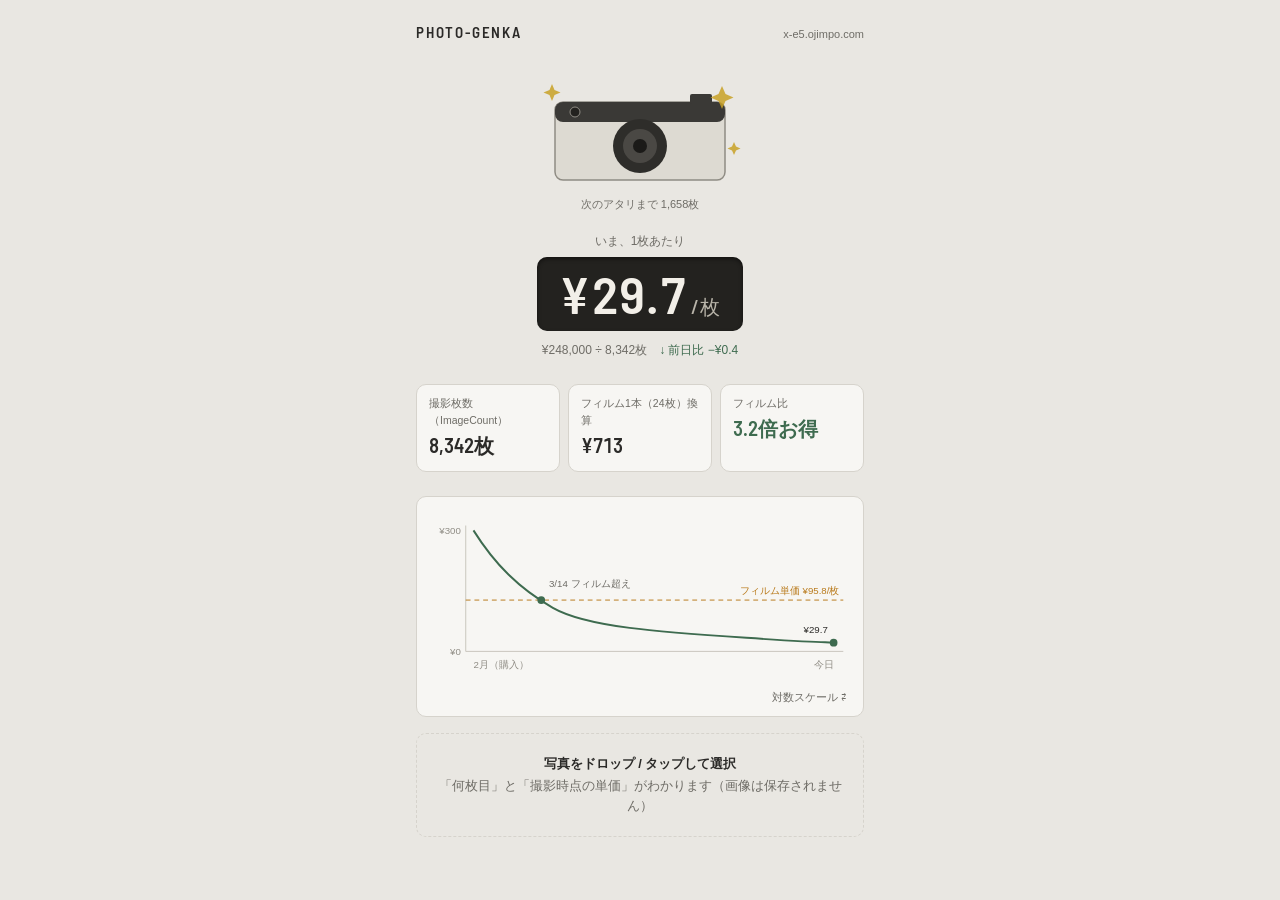
<file: docs/mockups/photo-genka-mock.html>
<!DOCTYPE html>
<html lang="ja">
<head>
<meta charset="UTF-8">
<meta name="viewport" content="width=device-width, initial-scale=1.0">
<title>photo-genka — レイアウトモック</title>
<link rel="preconnect" href="https://fonts.googleapis.com">
<link href="https://fonts.googleapis.com/css2?family=Barlow+Semi+Condensed:wght@500;600&display=swap" rel="stylesheet">
<style>
  :root {
    --bg: #E9E7E2;          /* 18%グレー由来の暖色シルバー */
    --card: #F7F6F3;
    --ink: #2B2A28;
    --ink-sub: #6E6C66;
    --line: #D6D3CC;
    --green: #3E6B4F;       /* 単価曲線・お得表示 */
    --amber: #B97A1B;       /* フィルム基準線 */
    --counter-bg: #23221F;  /* フレームカウンター窓 */
    --counter-fg: #F2EFE8;
    --num: "Barlow Semi Condensed", sans-serif;
    --jp: -apple-system, "Hiragino Sans", "Noto Sans JP", sans-serif;
  }
  * { margin: 0; box-sizing: border-box; }
  body {
    background: var(--bg); color: var(--ink); font-family: var(--jp);
    max-width: 480px; margin: 0 auto; padding: 20px 16px 48px;
    font-size: 14px; line-height: 1.6;
  }
  header { display: flex; justify-content: space-between; align-items: baseline; margin-bottom: 20px; }
  header h1 { font-family: var(--num); font-size: 15px; font-weight: 600; letter-spacing: 0.12em; }
  header span { font-size: 11px; color: var(--ink-sub); }

  /* ① ヒーロー */
  .hero { text-align: center; }
  .hero .camera { position: relative; width: 220px; margin: 0 auto; }
  .hero .camera svg { width: 100%; display: block; }
  .hero .atari-note { font-size: 11px; color: var(--ink-sub); margin-top: 2px; }
  .hero .label { font-size: 12px; color: var(--ink-sub); margin-top: 18px; }
  .hero .counter {
    display: inline-block; background: var(--counter-bg); color: var(--counter-fg);
    font-family: var(--num); font-weight: 600; font-size: 52px; line-height: 1;
    padding: 10px 22px 12px; border-radius: 10px; margin-top: 6px;
    font-variant-numeric: tabular-nums; letter-spacing: 0.02em;
    box-shadow: inset 0 2px 4px rgba(0,0,0,0.45);
  }
  .hero .counter small { font-size: 20px; font-weight: 500; margin-left: 4px; color: #B9B5AA; }
  .hero .breakdown { font-size: 12px; color: var(--ink-sub); margin-top: 10px; }
  .hero .breakdown .delta { color: var(--green); }

  /* ② 数字カード */
  .cards { display: grid; grid-template-columns: repeat(3, 1fr); gap: 8px; margin: 24px 0; }
  @media (max-width: 380px) { .cards { grid-template-columns: 1fr 1fr; } }
  .card { background: var(--card); border: 1px solid var(--line); border-radius: 10px; padding: 10px 12px; }
  .card p { font-size: 10.5px; color: var(--ink-sub); }
  .card strong { font-family: var(--num); font-size: 20px; font-weight: 600; font-variant-numeric: tabular-nums; }
  .card strong.good { color: var(--green); }

  /* ③ グラフ */
  .chart { background: var(--card); border: 1px solid var(--line); border-radius: 10px; padding: 14px 10px 8px; }
  .chart svg { width: 100%; display: block; }
  .chart .toggle { text-align: right; font-size: 10.5px; color: var(--ink-sub); padding: 4px 6px 2px; }

  /* ④ ドロップゾーン */
  .drop {
    border: 1.5px dashed var(--line); border-radius: 10px; text-align: center;
    padding: 20px 16px; margin-top: 16px; color: var(--ink-sub); font-size: 12.5px;
  }
  .drop b { display: block; font-size: 13px; color: var(--ink); font-weight: 600; margin-bottom: 2px; }
</style>
</head>
<body>

<header>
  <h1>PHOTO-GENKA</h1>
  <span>x-e5.ojimpo.com</span>
</header>

<!-- ① ヒーロー: X-E5イラスト＋現在単価 -->
<section class="hero">
  <div class="camera">
    <svg viewBox="0 0 220 130" role="img" aria-label="X-E5のイラスト。新品のキラキラが重なっている">
      <rect x="25" y="38" width="170" height="78" rx="8" fill="#DDDAD2" stroke="#8F8C84" stroke-width="1.5"/>
      <rect x="25" y="38" width="170" height="20" rx="8" fill="#3A3936"/>
      <rect x="160" y="30" width="22" height="10" rx="2" fill="#3A3936"/>
      <circle cx="110" cy="82" r="27" fill="#2E2D2A"/>
      <circle cx="110" cy="82" r="17" fill="#4A4844"/>
      <circle cx="110" cy="82" r="7" fill="#1B1A18"/>
      <circle cx="45" cy="48" r="5" fill="#23221F" stroke="#8F8C84"/>
      <!-- キラキラレイヤー: 経過日数/365 で opacity を 1→0 に -->
      <g fill="#C9A227" class="sparkle" opacity="0.85">
        <path d="M192 22 l3.5 8 8 3.5 -8 3.5 -3.5 8 -3.5-8 -8-3.5 8-3.5z"/>
        <path d="M22 20 l2.5 6 6 2.5 -6 2.5 -2.5 6 -2.5-6 -6-2.5 6-2.5z"/>
        <path d="M204 78 l2 4.5 4.5 2 -4.5 2 -2 4.5 -2-4.5 -4.5-2 4.5-2z"/>
      </g>
      <!-- アタリレイヤー: 枚数マイルストーンで opacity 0→1（角の塗装剥げ表現） -->
      <g class="wear" opacity="0">
        <path d="M25 46 q2 -8 10 -8" fill="none" stroke="#B8B4AA" stroke-width="2.5"/>
      </g>
    </svg>
  </div>
  <p class="atari-note">次のアタリまで 1,658枚</p>
  <p class="label">いま、1枚あたり</p>
  <div class="counter">¥29.7<small>/枚</small></div>
  <p class="breakdown">¥248,000 ÷ 8,342枚　<span class="delta">↓ 前日比 −¥0.4</span></p>
</section>

<!-- ② 数字カード -->
<section class="cards">
  <div class="card"><p>撮影枚数（ImageCount）</p><strong>8,342枚</strong></div>
  <div class="card"><p>フィルム1本（24枚）換算</p><strong>¥713</strong></div>
  <div class="card"><p>フィルム比</p><strong class="good">3.2倍お得</strong></div>
</section>

<!-- ③ 単価×時系列グラフ -->
<section class="chart">
  <svg viewBox="0 0 440 180" role="img" aria-label="1枚あたり価格の推移グラフ">
    <line x1="40" y1="145" x2="430" y2="145" stroke="#C9C5BC" stroke-width="1"/>
    <line x1="40" y1="15"  x2="40"  y2="145" stroke="#C9C5BC" stroke-width="1"/>
    <line x1="40" y1="92" x2="430" y2="92" stroke="#B97A1B" stroke-width="1" stroke-dasharray="5 4"/>
    <text x="426" y="86" text-anchor="end" font-size="10" fill="#B97A1B" font-family="sans-serif">フィルム単価 ¥95.8/枚</text>
    <path d="M48 20 C 70 55, 95 80, 130 100 S 240 125, 330 131 S 405 135, 420 136" fill="none" stroke="#3E6B4F" stroke-width="2"/>
    <circle cx="118" cy="92" r="4" fill="#3E6B4F"/>
    <text x="126" y="78" font-size="10" fill="#6E6C66" font-family="sans-serif">3/14 フィルム超え</text>
    <circle cx="420" cy="136" r="4" fill="#3E6B4F"/>
    <text x="414" y="126" text-anchor="end" font-size="10" fill="#2B2A28" font-family="sans-serif">¥29.7</text>
    <text x="35" y="24" text-anchor="end" font-size="10" fill="#8F8C84" font-family="sans-serif">¥300</text>
    <text x="35" y="149" text-anchor="end" font-size="10" fill="#8F8C84" font-family="sans-serif">¥0</text>
    <text x="48" y="162" font-size="10" fill="#8F8C84" font-family="sans-serif">2月（購入）</text>
    <text x="420" y="162" text-anchor="end" font-size="10" fill="#8F8C84" font-family="sans-serif">今日</text>
  </svg>
  <p class="toggle">対数スケール ⇄</p>
</section>

<!-- ④ ドロップゾーン -->
<section class="drop">
  <b>写真をドロップ / タップして選択</b>
  「何枚目」と「撮影時点の単価」がわかります（画像は保存されません）
</section>

</body>
</html>
</file>
